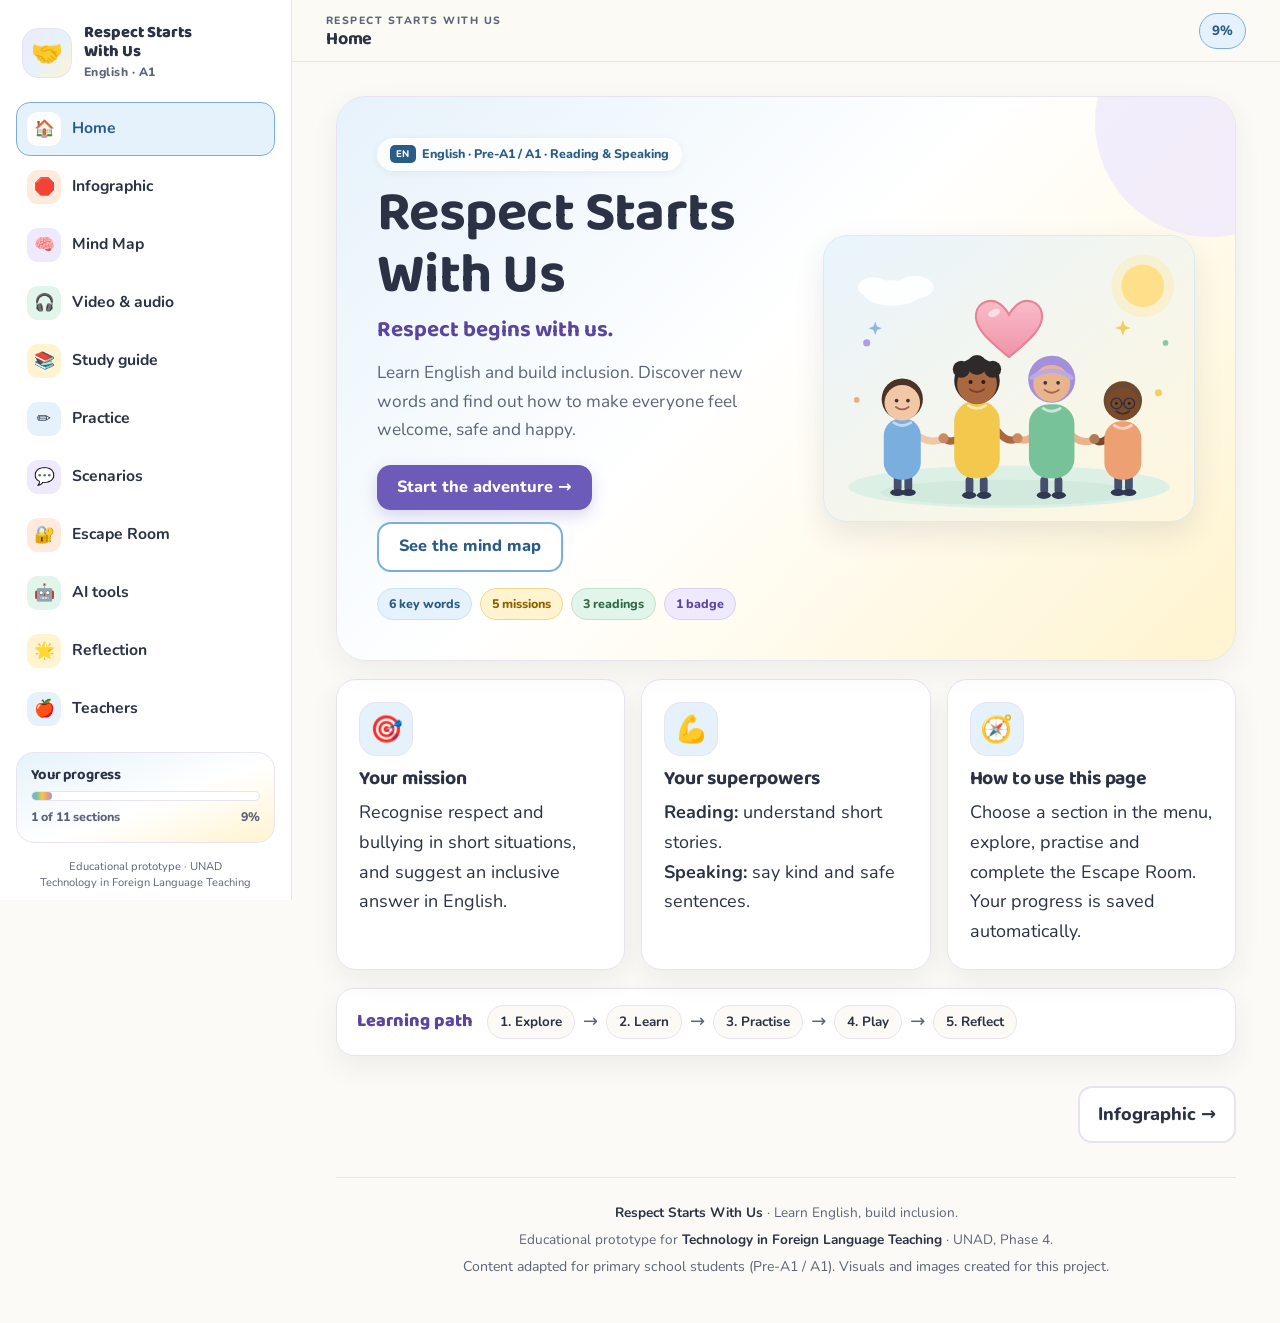
<file: index.html>
<!DOCTYPE html>
<html lang="en">
<head>
<meta charset="utf-8">
<meta name="viewport" content="width=device-width, initial-scale=1">
<meta name="theme-color" content="#fbfaf6">
<meta name="description" content="Interactive English learning page (Pre-A1 / A1) about respect, diversity and inclusion for primary school students.">
<title>Respect Starts With Us · English for Primary School</title>
<link rel="preconnect" href="https://fonts.googleapis.com">
<link rel="preconnect" href="https://fonts.gstatic.com" crossorigin>
<link href="https://fonts.googleapis.com/css2?family=Baloo+2:wght@500;600;700;800&family=Nunito:wght@400;600;700;800&display=swap" rel="stylesheet">
<style>
/* ===== Inlined from css/styles.css ===== */
/* =========================================================
   RESPECT STARTS WITH US · Design system
   Pastel palette: blue, yellow, green, lilac and orange - Updated 2026-11-21
   ========================================================= */

:root{
  --ink:#2b3245;
  --muted:#5c6478;
  --paper:#fbfaf6;
  --card:#ffffff;
  --line:#e8e4ee;

  --blue:#79aede;      --blue-soft:#e6f2fb;   --blue-ink:#2a5d86;
  --yellow:#f2c94c;    --yellow-soft:#fff4cf; --yellow-ink:#8a6200;
  --green:#78c29a;     --green-soft:#e2f5ea;  --green-ink:#2f6b4a;
  --lilac:#a48fdd;     --lilac-soft:#eee9fc;  --lilac-ink:#5b459e;
  --orange:#eda172;    --orange-soft:#ffeadd; --orange-ink:#9a5222;

  --btn:#6c5bb8;
  --btn-hover:#5a49a5;
  --shadow:0 10px 28px rgba(43,50,69,.07);
  --shadow-lg:0 18px 44px rgba(43,50,69,.12);
  --radius:20px;
  --font-head:"Baloo 2","Trebuchet MS",system-ui,sans-serif;
  --font-body:"Nunito","Segoe UI",system-ui,sans-serif;

  --accent:var(--blue);
  --accent-soft:var(--blue-soft);
  --accent-ink:var(--blue-ink);
}

*,*::before,*::after{box-sizing:border-box}
html{scroll-behavior:smooth}
body{
  margin:0;
  font-family:var(--font-body);
  font-size:18px;
  line-height:1.65;
  color:var(--ink);
  background:var(--paper);
  -webkit-font-smoothing:antialiased;
}
[hidden]{display:none !important}
img{max-width:100%;display:block}
button{font:inherit;color:inherit}
a{color:var(--lilac-ink)}
p{margin:0 0 1em}
h1,h2,h3,h4{
  font-family:var(--font-head);
  line-height:1.12;
  letter-spacing:-.01em;
  color:var(--ink);
  margin:0 0 .5em;
}
:focus-visible{outline:3px solid var(--lilac);outline-offset:3px}
.panel h1:focus,.panel h2:focus{outline:none}

.skip-link{
  position:absolute;left:-9999px;top:12px;z-index:200;
  background:#fff;color:var(--ink);padding:10px 16px;border-radius:12px;
  font-weight:800;text-decoration:none;box-shadow:var(--shadow);
}
.skip-link:focus{left:12px}

/* ---------------- Layout ---------------- */
.app{display:grid;grid-template-columns:292px minmax(0,1fr);min-height:100vh}
.main{min-width:0;display:flex;flex-direction:column}

/* ---------------- Sidebar ---------------- */
.sidebar{
  position:sticky;top:0;height:100vh;overflow-y:auto;
  background:#fff;border-right:1px solid var(--line);
  padding:20px 16px 18px;display:flex;flex-direction:column;gap:16px;
  scrollbar-width:thin;
}
.brand{display:flex;align-items:center;gap:12px;padding:4px 6px}
.brand-logo{
  width:50px;height:50px;flex:0 0 auto;border-radius:16px;
  display:grid;place-items:center;font-size:1.6rem;
  background:linear-gradient(135deg,var(--lilac-soft),var(--blue-soft) 55%,var(--yellow-soft));
  border:1px solid var(--line);
}
.brand-title{font-family:var(--font-head);font-weight:800;font-size:1.02rem;line-height:1.15}
.brand-sub{font-size:.76rem;color:var(--muted);font-weight:800;letter-spacing:.04em}

.nav{display:flex;flex-direction:column;gap:4px}
.nav-item{
  display:flex;align-items:center;gap:11px;width:100%;
  border:1px solid transparent;background:transparent;
  padding:9px 10px;border-radius:14px;
  font-weight:700;font-size:.98rem;color:var(--ink);
  cursor:pointer;text-align:left;
  transition:background .18s,border-color .18s,transform .18s;
}
.nav-item:hover{background:#f7f5fb;transform:translateX(2px)}
.nav-item.is-current{background:var(--accent-soft);border-color:var(--accent);color:var(--accent-ink)}
.nav-ico{
  width:34px;height:34px;flex:0 0 auto;border-radius:11px;
  display:grid;place-items:center;font-size:1.05rem;
  background:var(--chip,var(--paper));
}
.nav-item.is-current .nav-ico{background:#fff}
.nav-label{line-height:1.2}

.progress-card{
  margin-top:auto;padding:14px;border-radius:18px;border:1px solid var(--line);
  background:linear-gradient(160deg,var(--blue-soft),#fff 55%,var(--yellow-soft));
}
.progress-card h3{font-size:.92rem;margin-bottom:8px}
.bar{height:10px;border-radius:999px;background:#fff;border:1px solid var(--line);overflow:hidden}
.bar span{
  display:block;height:100%;width:0;border-radius:999px;
  background:linear-gradient(90deg,var(--blue),var(--green),var(--yellow),var(--orange),var(--lilac));
  transition:width .45s ease;
}
.progress-meta{display:flex;justify-content:space-between;gap:8px;margin-top:6px;font-size:.78rem;font-weight:800;color:var(--muted)}
.sidebar-foot{margin:0;font-size:.7rem;line-height:1.45;text-align:center;color:var(--muted)}

/* ---------------- Scrim (mobile) ---------------- */
.scrim{
  display:none;position:fixed;inset:0;z-index:50;
  background:rgba(43,50,69,.42);backdrop-filter:blur(2px);
}
.scrim.is-on{display:block}

/* ---------------- Topbar ---------------- */
.topbar{
  position:sticky;top:0;z-index:30;
  display:flex;align-items:center;gap:14px;
  padding:12px clamp(16px,3.5vw,34px);
  background:rgba(251,250,246,.9);
  backdrop-filter:blur(12px);
  border-bottom:1px solid var(--line);
}
.menu-btn{
  display:none;align-items:center;gap:8px;
  border:1px solid var(--line);background:#fff;border-radius:12px;
  padding:10px 12px;font-weight:800;cursor:pointer;
}
.menu-btn:hover{background:var(--accent-soft)}
.topbar-title-wrap{flex:1;min-width:0}
.topbar-kicker{
  display:block;font-size:.66rem;letter-spacing:.14em;text-transform:uppercase;
  font-weight:800;color:var(--muted);
}
.topbar-title{
  font-size:1.12rem;margin:0;white-space:nowrap;overflow:hidden;text-overflow:ellipsis;
}
.topbar-progress{
  font-weight:800;font-size:.84rem;white-space:nowrap;
  background:var(--accent-soft);color:var(--accent-ink);
  border:1px solid var(--accent);border-radius:999px;padding:6px 12px;
}

/* ---------------- Content ---------------- */
.content{
  width:100%;max-width:1060px;margin:0 auto;flex:1;
  padding:clamp(20px,3vw,34px) clamp(16px,4vw,44px) 40px;
}
.panel{display:none}
.panel.is-active{display:block;animation:fadeUp .38s ease both}
@keyframes fadeUp{from{opacity:0;transform:translateY(10px)}to{opacity:1;transform:none}}

.panel-head{margin:4px 0 22px}
.eyebrow{
  display:inline-block;margin-bottom:10px;padding:5px 12px;border-radius:999px;
  background:var(--accent-soft);color:var(--accent-ink);
  font-size:.72rem;font-weight:800;letter-spacing:.12em;text-transform:uppercase;
}
.panel-head h1{font-size:clamp(2rem,4.6vw,3rem);margin:0 0 8px}
.panel-head h2{font-size:clamp(1.7rem,3.4vw,2.35rem);margin:0 0 8px;color:var(--accent-ink)}
.lead{font-size:1.15rem;color:var(--muted);max-width:70ch;margin:0}

/* ---------------- Hero ---------------- */
.hero{
  position:relative;overflow:hidden;
  display:grid;grid-template-columns:1.05fr .95fr;
  gap:clamp(20px,3vw,34px);align-items:center;
  padding:clamp(22px,3.4vw,40px);
  border:1px solid var(--line);border-radius:30px;
  background:linear-gradient(135deg,var(--blue-soft),#fff 46%,var(--yellow-soft));
  box-shadow:var(--shadow);
}
.hero::after{
  content:"";position:absolute;right:-90px;top:-90px;width:230px;height:230px;
  border-radius:50%;background:var(--lilac-soft);opacity:.75;pointer-events:none;
}
.hero-copy{position:relative;z-index:1}
.tag{
  display:inline-flex;align-items:center;gap:6px;padding:5px 12px;border-radius:999px;
  background:#ffffffc9;border:1px solid #fff;
  font-size:.78rem;font-weight:800;color:var(--blue-ink);
  box-shadow:0 2px 8px rgba(43,50,69,.06);
}
.tag-en{
  display:inline-grid;place-items:center;width:26px;height:18px;
  border-radius:5px;background:var(--blue-ink);color:#fff;
  font-size:.6rem;font-weight:800;letter-spacing:.06em;
}
.hero h1{font-size:clamp(2.1rem,5vw,3.5rem);margin:12px 0 4px}
.hero-sub{
  font-family:var(--font-head);font-weight:700;font-size:clamp(1.05rem,2.2vw,1.4rem);
  color:var(--lilac-ink);margin:0 0 10px;
}
.hero .lead{font-size:1.08rem}
.hero-actions{display:flex;flex-wrap:wrap;gap:12px;margin:20px 0 16px}
.hero-chips{display:flex;flex-wrap:wrap;gap:8px}
.hero-art{
  position:relative;border-radius:24px;overflow:hidden;
  border:1px solid #dbeaf7;background:var(--blue-soft);
  box-shadow:0 12px 30px rgba(43,50,69,.1);
}
.hero-art img{width:100%;height:100%;max-height:430px;object-fit:cover}
.art-fallback{display:none;place-items:center;min-height:260px;font-size:3.6rem}
.hero-art.is-fallback .art-fallback{display:grid}

/* ---------------- Buttons ---------------- */
.btn{
  display:inline-flex;align-items:center;justify-content:center;gap:8px;
  padding:13px 20px;border:0;border-radius:14px;
  background:var(--btn);color:#fff;
  font-weight:800;font-size:1.02rem;line-height:1.2;
  text-decoration:none;cursor:pointer;
  box-shadow:0 6px 16px rgba(108,91,184,.24);
  transition:transform .18s,background .18s,box-shadow .18s;
}
.btn:hover{background:var(--btn-hover);transform:translateY(-2px);box-shadow:0 10px 22px rgba(108,91,184,.28)}
.btn:active{transform:translateY(0)}
.btn.ghost{
  background:#fff;color:var(--accent-ink);
  border:2px solid var(--accent);box-shadow:none;
}
.btn.ghost:hover{background:var(--accent-soft)}
.btn.small-btn{padding:8px 14px;font-size:.9rem;border-radius:11px}

/* ---------------- Utilities ---------------- */
.mt-2{margin-top:12px}
.mt-3{margin-top:18px}
.mt-4{margin-top:26px}
.small{font-size:.88rem;color:var(--muted)}
.es{font-size:.92rem;color:var(--muted);font-style:italic}
.pill{
  display:inline-flex;align-items:center;gap:6px;
  padding:4px 12px;border-radius:999px;
  background:var(--accent-soft);color:var(--accent-ink);
  border:1px solid var(--accent);
  font-size:.78rem;font-weight:800;letter-spacing:.02em;
}
.chip{
  display:inline-block;padding:5px 11px;border-radius:999px;
  font-size:.78rem;font-weight:800;border:1px solid;
}
.chip.blue{background:var(--blue-soft);color:var(--blue-ink);border-color:#c9e3f6}
.chip.yellow{background:var(--yellow-soft);color:var(--yellow-ink);border-color:#efd88b}
.chip.green{background:var(--green-soft);color:var(--green-ink);border-color:#bfe4cd}
.chip.lilac{background:var(--lilac-soft);color:var(--lilac-ink);border-color:#d9d0f2}
.chip.orange{background:var(--orange-soft);color:var(--orange-ink);border-color:#f4cfb8}

/* ---------------- Cards and grids ---------------- */
.grid{display:grid;gap:16px}
.grid-2{grid-template-columns:repeat(auto-fit,minmax(280px,1fr))}
.grid-3{grid-template-columns:repeat(auto-fit,minmax(230px,1fr))}
.grid-4{grid-template-columns:repeat(auto-fit,minmax(190px,1fr))}
.card{
  background:var(--card);border:1px solid var(--line);
  border-radius:var(--radius);padding:22px;box-shadow:var(--shadow);
}
.card h3{font-size:1.22rem;margin-bottom:8px}
.card p:last-child{margin-bottom:0}
.icon-bubble{
  width:54px;height:54px;border-radius:17px;margin-bottom:12px;
  display:grid;place-items:center;font-size:1.65rem;
  background:var(--accent-soft);border:1px solid var(--line);
}

/* ---------------- Learning path ---------------- */
.route{
  display:flex;flex-wrap:wrap;align-items:center;gap:14px;
  padding:16px 20px;border:1px solid var(--line);border-radius:18px;
  background:#fff;box-shadow:var(--shadow);
}
.route-title{font-family:var(--font-head);font-weight:800;color:var(--lilac-ink)}
.route-steps{display:flex;flex-wrap:wrap;align-items:center;gap:8px}
.route-step{
  padding:5px 12px;border:1px solid var(--line);border-radius:999px;
  background:var(--paper);font-size:.84rem;font-weight:700;
}
.route-arrow{color:var(--muted)}

/* ---------------- Infographic ---------------- */
.type-card{position:relative;overflow:hidden;padding-top:26px}
.type-card::before{content:"";position:absolute;inset:0 0 auto 0;height:6px;background:var(--tc,var(--accent))}
.type-card .icon-bubble{background:#fff}
.type-card.orange{--tc:var(--orange);background:var(--orange-soft);border-color:#f4cfb8}
.type-card.yellow{--tc:var(--yellow);background:var(--yellow-soft);border-color:#efd88b}
.type-card.lilac{--tc:var(--lilac);background:var(--lilac-soft);border-color:#d9d0f2}
.type-card.blue{--tc:var(--blue);background:var(--blue-soft);border-color:#c9e3f6}

/* ---------------- Content images ---------------- */
.media-figure{
  margin:0 0 4px;overflow:hidden;
  border:1px solid var(--line);border-radius:26px;
  background:#fff;box-shadow:var(--shadow-lg);
}
.media-figure img{
  width:100%;height:auto;aspect-ratio:3/2;object-fit:cover;
  background:var(--accent-soft);
}
.media-figure figcaption{
  padding:14px 20px;
  border-top:1px solid var(--line);
  background:linear-gradient(135deg,#fff,var(--accent-soft));
  color:var(--muted);font-size:.95rem;
}
.media-figure figcaption b{color:var(--accent-ink);font-family:var(--font-head);font-size:1.02rem}
.media-figure.lilac{border-color:#d9d0f2}

.tips-card{background:linear-gradient(135deg,#fff,var(--green-soft))}
.tips-card .grid-4{grid-template-columns:repeat(auto-fit,minmax(160px,1fr))}
.tip{
  display:flex;align-items:flex-start;gap:10px;
  padding:12px;border:1px solid var(--line);border-radius:14px;
  background:#fff;font-size:.93rem;font-weight:700;
}
.tip span:first-child{font-size:1.25rem;line-height:1.2}
.tip em{color:var(--muted);font-weight:600}

.key-message{
  display:flex;align-items:center;gap:14px;
  padding:18px 20px;border:1px solid #f0d98a;border-radius:18px;
  background:var(--yellow-soft);
}
.key-message .emoji{font-size:2rem;line-height:1;flex:0 0 auto}
.key-message b{display:block;font-size:1.05rem;line-height:1.35}
.key-message span:not(.emoji){display:block;font-size:.93rem;color:var(--yellow-ink);margin-top:2px}

/* ---------------- Mind map ---------------- */
.map-wrap{
  display:flex;flex-direction:column;align-items:center;gap:20px;
  padding:26px 16px;border:1px solid var(--line);border-radius:26px;
  background:radial-gradient(circle at 50% 25%,var(--lilac-soft),#fff 72%);
}
.map-center{
  width:190px;height:190px;border-radius:50%;padding:18px;
  display:grid;place-items:center;text-align:center;
  background:linear-gradient(135deg,#7a63c0,#9a85d6);
  color:#fff;font-family:var(--font-head);font-weight:800;
  font-size:1.22rem;line-height:1.2;
  box-shadow:0 14px 30px rgba(164,143,221,.35);
}
.map-branches{display:flex;flex-wrap:wrap;justify-content:center;gap:10px;max-width:740px}
.map-node{
  padding:10px 16px;border-radius:999px;
  border:2px solid #d9d0f2;background:#fff;color:var(--lilac-ink);
  font-weight:800;font-size:.96rem;cursor:pointer;
  transition:background .18s,transform .18s,border-color .18s;
}
.map-node:hover{background:var(--lilac-soft);transform:translateY(-2px)}
.map-node.is-active{background:var(--lilac-ink);border-color:var(--lilac-ink);color:#fff}
.map-detail{
  display:flex;align-items:flex-start;gap:16px;
  margin-top:16px;border-left:6px solid var(--lilac);
}
.map-detail .map-icon{font-size:2.2rem;line-height:1;flex:0 0 auto}
.map-detail h3{color:var(--lilac-ink);margin-bottom:6px}
.map-detail p{margin:0 0 4px}
.map-detail .example{
  margin-top:10px;padding:10px 14px;border-radius:12px;
  background:var(--lilac-soft);font-weight:700;
}

/* ---------------- Video and audio ---------------- */
.audio-actions{display:flex;flex-wrap:wrap;gap:10px;margin:14px 0}
.script{
  padding:14px 16px;border-radius:14px;
  background:var(--paper);border:1px dashed var(--line);
  font-style:italic;font-size:.96rem;
}
.video-frame{
  position:relative;aspect-ratio:16/9;overflow:hidden;
  border-radius:16px;background:#10131c;
}
.video-frame iframe{position:absolute;inset:0;width:100%;height:100%;border:0}

.action-card{
  padding:20px 14px;border-radius:20px;border:1px solid;text-align:center;
}
.action-card .big{display:block;font-size:2rem;line-height:1;margin-bottom:8px}
.action-card h3{font-size:1.1rem;margin-bottom:4px}
.action-card p{font-size:.88rem;margin:0;color:var(--muted)}
.action-card.stop{background:var(--orange-soft);border-color:#f4cfb8}
.action-card.help{background:var(--blue-soft);border-color:#c9e3f6}
.action-card.report{background:var(--yellow-soft);border-color:#efd88b}
.action-card.include{background:var(--green-soft);border-color:#bfe4cd}

/* ---------------- Study guide ---------------- */
.flash-grid{
  display:grid;grid-template-columns:repeat(auto-fit,minmax(170px,1fr));
  gap:14px;margin:14px 0 26px;
}
.flashcard{
  height:150px;padding:0;border:0;background:none;
  perspective:1000px;cursor:pointer;font:inherit;text-align:center;
}
.fc-inner{
  position:relative;display:block;width:100%;height:100%;
  transform-style:preserve-3d;transition:transform .55s;
}
.flashcard.is-flipped .fc-inner{transform:rotateY(180deg)}
.flashcard:focus-visible{outline:none}
.flashcard:focus-visible .fc-inner{outline:3px solid var(--lilac);outline-offset:3px;border-radius:18px}
.fc-face{
  position:absolute;inset:0;display:flex;flex-direction:column;
  align-items:center;justify-content:center;gap:6px;padding:14px;
  border-radius:18px;border:2px solid;backface-visibility:hidden;
}
.fc-front{
  background:var(--yellow-soft);border-color:#efd88b;
  color:var(--yellow-ink);font-family:var(--font-head);
  font-weight:800;font-size:1.35rem;
}
.fc-front small,.fc-back small{
  font-family:var(--font-body);font-weight:800;font-size:.68rem;
  letter-spacing:.07em;text-transform:uppercase;opacity:.62;
}
.fc-back{
  background:var(--blue-soft);border-color:#c9e3f6;
  color:var(--blue-ink);font-weight:800;font-size:1rem;
  transform:rotateY(180deg);
}
.fc-back small{text-transform:none;letter-spacing:0;font-weight:600;font-size:.8rem;opacity:.8}

.glossary{display:grid;grid-template-columns:repeat(auto-fit,minmax(180px,1fr));gap:10px}
.gloss{
  padding:10px 12px;border:1px solid var(--line);border-radius:12px;
  background:var(--paper);font-size:.9rem;
}
.gloss b{display:block;color:var(--blue-ink);font-size:1rem}

.reading{background:linear-gradient(135deg,#fff,var(--yellow-soft) 170%)}
.reading-head{display:flex;align-items:center;justify-content:space-between;gap:12px;flex-wrap:wrap}
.reading-head h3{margin:0 0 10px}
.story{
  margin:12px 0;padding:16px 18px;
  background:#fff;border-left:6px solid var(--yellow);border-radius:0 14px 14px 0;
  font-size:1.16rem;font-weight:600;
}
.answers{
  margin-top:14px;padding:14px 18px;
  background:#fff;border:1px dashed var(--line);border-radius:14px;
  animation:fadeUp .3s ease both;
}
.answers ol{margin:0;padding-left:20px}
.answers li{margin-bottom:6px}

.frames{display:flex;flex-wrap:wrap;gap:10px;margin:10px 0}
.frame{
  padding:10px 16px;border-radius:999px;
  border:2px dashed var(--lilac);background:var(--lilac-soft);
  color:var(--lilac-ink);font-weight:800;font-size:.95rem;cursor:pointer;
  transition:background .18s,transform .18s;
}
.frame:hover{background:#e4dbfa;transform:translateY(-2px)}
.frame-line{
  display:inline-block;padding:8px 16px;border-radius:999px;
  background:var(--yellow-soft);border:1px solid #efd88b;
  font-weight:800;color:var(--yellow-ink);
}

/* ---------------- Practice ---------------- */
.quiz-top{
  display:flex;align-items:center;justify-content:space-between;
  gap:10px;flex-wrap:wrap;margin-bottom:14px;
}
.score-chip{
  padding:6px 14px;border-radius:999px;
  background:var(--green-soft);border:1px solid var(--green);
  color:var(--green-ink);font-weight:800;font-size:.9rem;
}
.quiz-list{display:grid;gap:14px}
.q-head{display:flex;align-items:flex-start;gap:12px;margin-bottom:12px}
.q-num{
  width:36px;height:36px;flex:0 0 auto;border-radius:12px;
  display:grid;place-items:center;
  background:var(--accent-soft);color:var(--accent-ink);font-weight:800;
}
.question h3{font-size:1.12rem;margin:4px 0 0}
.options{display:grid;gap:9px}
.option{
  display:flex;align-items:center;gap:12px;width:100%;
  padding:12px 14px;border:2px solid var(--line);border-radius:13px;
  background:#fff;font-size:1rem;font-weight:600;text-align:left;cursor:pointer;
  transition:border-color .18s,background .18s,transform .18s;
}
.option:hover:not(:disabled){border-color:var(--accent);background:var(--accent-soft);transform:translateX(2px)}
.option .key{
  width:30px;height:30px;flex:0 0 auto;border-radius:9px;
  display:grid;place-items:center;
  background:var(--paper);color:var(--muted);font-weight:800;font-size:.85rem;
}
.option.correct{border-color:var(--green);background:var(--green-soft)}
.option.correct .key{background:var(--green-ink);color:#fff}
.option.wrong{border-color:var(--orange);background:var(--orange-soft)}
.option.wrong .key{background:var(--orange-ink);color:#fff}
.option:disabled{cursor:default;opacity:1}
.feedback{min-height:1.5em;margin:10px 0 0;font-weight:700;font-size:.95rem}
.feedback.ok{color:var(--green-ink)}
.feedback.no{color:var(--orange-ink)}
.done-msg{
  margin-top:14px;padding:12px 16px;border-radius:14px;
  background:var(--green-soft);border:1px solid var(--green);
  color:var(--green-ink);font-weight:800;
}
.done-msg:empty{display:none}
.speak-card{background:linear-gradient(135deg,#fff,var(--blue-soft) 180%)}
.field{display:block;margin:10px 0 6px;font-weight:800;font-size:.9rem}
textarea,input[type="text"]{
  width:100%;padding:12px 14px;
  border:2px solid var(--line);border-radius:12px;
  background:#fff;color:var(--ink);font:inherit;font-size:1rem;
}
textarea{resize:vertical;min-height:90px}
textarea:focus,input[type="text"]:focus{
  outline:none;border-color:var(--accent);box-shadow:0 0 0 4px var(--accent-soft);
}
.row-actions{display:flex;flex-wrap:wrap;gap:10px;margin-top:12px}

/* ---------------- Scenarios ---------------- */
.scenario{display:flex;flex-direction:column}
.scenario .emoji{font-size:2.2rem;line-height:1;margin-bottom:6px}
.scenario .btn{align-self:flex-start;margin-top:auto}
.reveal{
  margin-top:12px;padding:12px 16px;border-radius:14px;
  background:var(--green-soft);border:1px solid var(--green);
  animation:fadeUp .3s ease both;
}
.reveal p{margin:0 0 4px;font-weight:800;color:var(--green-ink)}
.reveal span{font-size:.88rem;color:var(--muted)}

/* ---------------- Escape Room ---------------- */
.mission-meta{
  display:flex;align-items:center;justify-content:space-between;
  gap:12px;flex-wrap:wrap;margin-bottom:14px;
}
.dots{display:flex;gap:8px}
.dot{
  width:32px;height:32px;border-radius:50%;
  display:grid;place-items:center;
  background:#fff;border:2px solid var(--line);
  color:var(--muted);font-weight:800;font-size:.8rem;
  transition:transform .2s,background .2s,border-color .2s;
}
.dot.done{background:var(--green-soft);border-color:var(--green);color:var(--green-ink)}
.dot.now{border-color:var(--accent);background:var(--accent-soft);color:var(--accent-ink);transform:scale(1.1)}
.game-card{min-height:280px;background:linear-gradient(160deg,#fff,var(--orange-soft) 190%)}
.game-card h3{font-size:1.42rem}
.mission-q{font-size:1.12rem;font-weight:700}
.mission-actions{margin-top:16px}
.finish{text-align:center;padding:14px}
.finish .badge{display:inline-block;font-size:4rem;line-height:1;animation:pulse 2s infinite}
.finish h3{font-size:1.6rem;color:var(--green-ink)}
@keyframes pulse{0%,100%{transform:scale(1)}50%{transform:scale(1.08)}}
/* ---------------- Canva action buttons ---------------- */
.canva-actions{
  display:grid;grid-template-columns:repeat(auto-fit,minmax(300px,1fr));
  gap:18px;margin-top:14px;
}
.canva-action{
  position:relative;overflow:hidden;
  display:flex;align-items:center;gap:18px;
  min-height:170px;padding:24px;
  border-radius:24px;border:2px solid;
  text-decoration:none;color:var(--ink);
  box-shadow:0 12px 26px rgba(43,50,69,.1);
  transition:transform .18s,box-shadow .18s;
}
.canva-action::after{
  content:"";position:absolute;right:-40px;bottom:-50px;
  width:170px;height:170px;border-radius:50%;background:rgba(255,255,255,.45);
  pointer-events:none;
}
.canva-action:hover{transform:translateY(-4px);box-shadow:0 18px 36px rgba(43,50,69,.16)}
.canva-action.escape{
  background:linear-gradient(135deg,var(--orange-soft),#fff 55%,var(--yellow-soft));
  border-color:#f4cfb8;
}
.canva-action.tree{
  background:linear-gradient(135deg,var(--green-soft),#fff 55%,var(--blue-soft));
  border-color:#bfe4cd;
}
.canva-ico{
  flex:0 0 auto;width:76px;height:76px;border-radius:22px;
  display:grid;place-items:center;font-size:2.4rem;
  background:#fff;border:1px solid var(--line);
  box-shadow:0 6px 14px rgba(43,50,69,.08);
}
.canva-copy{position:relative;z-index:1;display:flex;flex-direction:column;gap:2px}
.canva-title{font-family:var(--font-head);font-weight:800;font-size:1.5rem;line-height:1.15}
.canva-sub{font-size:.92rem;font-weight:700;color:var(--muted)}
.canva-cta{
  margin-top:10px;align-self:flex-start;
  display:inline-flex;align-items:center;gap:6px;
  padding:9px 16px;border-radius:999px;
  background:var(--btn);color:#fff;
  font-weight:800;font-size:.92rem;
  box-shadow:0 6px 14px rgba(108,91,184,.22);
  transition:background .18s;
}
.canva-action:hover .canva-cta{background:var(--btn-hover)}

/* ---------------- AI tools ---------------- */
.tool-card{display:flex;flex-direction:column;border-top:6px solid var(--green)}
.tool-card.copilot{border-top-color:var(--blue)}
.prompt{
  padding:12px 14px;border:1px dashed var(--line);border-radius:12px;
  background:var(--paper);font-size:.9rem;font-style:italic;
}
.tool-card .btn{margin-top:auto;align-self:flex-start}

/* ---------------- Reflection ---------------- */
.saved-note{
  margin-top:12px;padding:12px 16px;border-radius:14px;
  background:var(--yellow-soft);border:1px solid #f0d98a;
  color:var(--yellow-ink);font-weight:700;
}
.ticket-result{
  margin-top:12px;padding:14px 16px;border-radius:14px;
  background:var(--green-soft);border:1px solid var(--green);
  animation:fadeUp .3s ease both;
}
.ticket-result h4{margin:0 0 8px;color:var(--green-ink);font-size:1.1rem}
.ticket-result p{margin:0 0 4px}
.ticket-warn{background:var(--orange-soft);border-color:var(--orange);color:var(--orange-ink);font-weight:700}
.inclusion-banner{
  display:grid;grid-template-columns:220px 1fr;gap:20px;align-items:center;
  background:linear-gradient(135deg,var(--blue-soft),#fff 60%,var(--lilac-soft));
}
.inclusion-banner img{width:100%;border-radius:18px;border:1px solid var(--line)}
.inclusion-banner.is-fallback{grid-template-columns:1fr}
.inclusion-banner.is-fallback img{display:none}

/* ---------------- Teacher notes ---------------- */
.checklist{list-style:none;margin:0;padding:0;display:grid;gap:8px}
.checklist li{display:flex;align-items:flex-start;gap:10px;font-size:.95rem}
.checklist li::before{
  content:"✓";flex:0 0 auto;width:22px;height:22px;margin-top:2px;
  display:grid;place-items:center;border-radius:50%;
  background:var(--green-soft);color:var(--green-ink);
  font-size:.75rem;font-weight:800;
}

/* ---------------- Pager and footer ---------------- */
.pager{display:flex;justify-content:space-between;gap:12px;flex-wrap:wrap;margin-top:30px}
.pager button{
  max-width:48%;padding:12px 18px;
  border:2px solid var(--line);border-radius:14px;
  background:#fff;color:var(--ink);font-weight:800;cursor:pointer;
  transition:border-color .18s,background .18s;
}
.pager button:hover{border-color:var(--accent);background:var(--accent-soft)}
.pager .next{margin-left:auto;text-align:right}
.site-footer{
  margin-top:34px;padding:24px 0 0;
  border-top:1px solid var(--line);
  color:var(--muted);font-size:.85rem;text-align:center;
}
.site-footer p{margin:0 0 4px}
.site-footer b{color:var(--ink)}

/* ---------------- Responsive ---------------- */
@media (max-width:1080px){
  .app{grid-template-columns:1fr}
  .sidebar{
    position:fixed;top:0;left:0;bottom:0;z-index:60;
    width:min(86vw,320px);height:100%;
    transform:translateX(-105%);transition:transform .28s ease;
    box-shadow:0 0 40px rgba(0,0,0,.18);
  }
  .sidebar.is-open{transform:none}
  .menu-btn{display:inline-flex}
}
@media (max-width:820px){
  .hero{grid-template-columns:1fr}
  .hero-art{max-width:520px;margin:0 auto}
  .inclusion-banner{grid-template-columns:1fr}
  .inclusion-banner img{max-width:320px}
}
@media (max-width:600px){
  body{font-size:17px}
  .topbar-progress{display:none}
  .content{padding-bottom:24px}
  .card{padding:18px}
  .grid{gap:12px}
  .pager{flex-direction:column}
  .pager button{max-width:100%;width:100%}
  .pager .next{margin-left:0}
  .flash-grid{grid-template-columns:repeat(auto-fit,minmax(140px,1fr))}
  .map-center{width:160px;height:160px;font-size:1rem}
  .key-message{align-items:flex-start}
  .dot{width:28px;height:28px;font-size:.72rem}
  .media-figure{border-radius:20px}
  .media-figure figcaption{padding:12px 14px;font-size:.88rem}
  .canva-action{min-height:150px;padding:20px;gap:14px}
  .canva-ico{width:60px;height:60px;border-radius:18px;font-size:1.9rem}
  .canva-title{font-size:1.25rem}
}
@media (prefers-reduced-motion:reduce){
  *{animation-duration:.001ms !important;animation-iteration-count:1 !important;transition-duration:.001ms !important}
  html{scroll-behavior:auto}
}

</style>
</head>
<body>
<a class="skip-link" href="#content">Skip to content</a>

<div class="app">
  <!-- ================= NAVIGATION PANEL ================= -->
  <aside class="sidebar" id="sidebar" aria-label="Section menu">
    <div class="brand">
      <span class="brand-logo" aria-hidden="true">🤝</span>
      <div>
        <div class="brand-title">Respect Starts<br>With Us</div>
        <div class="brand-sub">English · A1</div>
      </div>
    </div>

    <nav class="nav" id="nav" aria-label="Page sections">
      <noscript><p class="small">Turn on JavaScript to navigate the sections.</p></noscript>
    </nav>

    <div class="progress-card">
      <h3 id="progress-title">Your progress</h3>
      <div class="bar" id="progress-track" role="progressbar" aria-labelledby="progress-title" aria-valuemin="0" aria-valuemax="100" aria-valuenow="0">
        <span id="progress-bar"></span>
      </div>
      <div class="progress-meta">
        <span id="progress-text">1 of 11 sections</span>
        <span id="progress-percent">0%</span>
      </div>
    </div>

    <p class="sidebar-foot">Educational prototype · UNAD<br>Technology in Foreign Language Teaching</p>
  </aside>

  <div class="scrim" id="scrim"></div>

  <div class="main">
    <!-- ================= TOP BAR ================= -->
    <header class="topbar">
      <button class="menu-btn" id="menu-btn" type="button" aria-controls="sidebar" aria-expanded="false">
        <span aria-hidden="true">☰</span> Menu
      </button>
      <div class="topbar-title-wrap">
        <span class="topbar-kicker">Respect Starts With Us</span>
        <h2 class="topbar-title" id="topbar-title">Home</h2>
      </div>
      <span class="topbar-progress" id="progress-count" aria-hidden="true">0%</span>
    </header>

    <main class="content" id="content">
      <!-- ================= 01 · HOME ================= -->
      <section class="panel is-active" id="panel-inicio" aria-hidden="false">
        <div class="hero">
          <div class="hero-copy">
            <span class="tag"><span class="tag-en" aria-hidden="true">EN</span> English · Pre-A1 / A1 · Reading &amp; Speaking</span>
            <h1>Respect Starts With Us</h1>
            <p class="hero-sub">Respect begins with us.</p>
            <p class="lead">Learn English and build inclusion. Discover new words and find out how to make everyone feel welcome, safe and happy.</p>
            <div class="hero-actions">
              <button type="button" class="btn" data-go="infografia">Start the adventure →</button>
              <button type="button" class="btn ghost" data-go="mapa">See the mind map</button>
            </div>
            <div class="hero-chips">
              <span class="chip blue">6 key words</span>
              <span class="chip yellow">5 missions</span>
              <span class="chip green">3 readings</span>
              <span class="chip lilac">1 badge</span>
            </div>
          </div>
          <div class="hero-art">
            <img src="assets/hero.svg" alt="Illustration of four diverse students smiling together with a heart." width="520" height="400" onerror="this.style.display='none';this.parentElement.classList.add('is-fallback');">
            <span class="art-fallback" aria-hidden="true">🤝💛</span>
          </div>
        </div>

        <div class="grid grid-3 mt-3">
          <article class="card">
            <div class="icon-bubble" aria-hidden="true">🎯</div>
            <h3>Your mission</h3>
            <p>Recognise respect and bullying in short situations, and suggest an inclusive answer in English.</p>
          </article>
          <article class="card">
            <div class="icon-bubble" aria-hidden="true">💪</div>
            <h3>Your superpowers</h3>
            <p><b>Reading:</b> understand short stories.<br><b>Speaking:</b> say kind and safe sentences.</p>
          </article>
          <article class="card">
            <div class="icon-bubble" aria-hidden="true">🧭</div>
            <h3>How to use this page</h3>
            <p>Choose a section in the menu, explore, practise and complete the Escape Room. Your progress is saved automatically.</p>
          </article>
        </div>

        <div class="route mt-3">
          <span class="route-title">Learning path</span>
          <div class="route-steps">
            <span class="route-step">1. Explore</span>
            <span class="route-arrow" aria-hidden="true">→</span>
            <span class="route-step">2. Learn</span>
            <span class="route-arrow" aria-hidden="true">→</span>
            <span class="route-step">3. Practise</span>
            <span class="route-arrow" aria-hidden="true">→</span>
            <span class="route-step">4. Play</span>
            <span class="route-arrow" aria-hidden="true">→</span>
            <span class="route-step">5. Reflect</span>
          </div>
        </div>
      </section>

      <!-- ================= 02 · INFOGRAPHIC ================= -->
      <section class="panel" id="panel-infografia" aria-hidden="true">
        <div class="panel-head">
          <span class="eyebrow">01 · Infographic</span>
          <h2>Stop bullying, start respect</h2>
          <p class="lead">Bullying is repeated hurtful behaviour. Learn to recognise it and to answer with respect.</p>
        </div>

        <figure class="media-figure">
          <img src="images/infographic.png" alt="Infographic about bullying: physical, verbal, social and online bullying, with four respectful actions we can take." width="1536" height="1024" loading="lazy" decoding="async">
          <figcaption><b>Infographic.</b> Four types of bullying and four things we can do about it.</figcaption>
        </figure>

        <div class="grid grid-4 mt-3">
          <article class="card type-card orange">
            <div class="icon-bubble" aria-hidden="true">✋</div>
            <h3>Physical</h3>
            <p>Hitting, pushing or kicking.</p>
          </article>
          <article class="card type-card yellow">
            <div class="icon-bubble" aria-hidden="true">🗣️</div>
            <h3>Verbal</h3>
            <p>Name-calling, insults or laughing at someone.</p>
          </article>
          <article class="card type-card lilac">
            <div class="icon-bubble" aria-hidden="true">👥</div>
            <h3>Social</h3>
            <p>Leaving someone out on purpose.</p>
          </article>
          <article class="card type-card blue">
            <div class="icon-bubble" aria-hidden="true">🌐</div>
            <h3>Online</h3>
            <p>Sending or sharing hurtful messages.</p>
          </article>
        </div>

        <div class="card tips-card mt-3">
          <h3>What can we do?</h3>
          <div class="grid grid-4">
            <div class="tip"><span aria-hidden="true">💛</span><span>Be kind.</span></div>
            <div class="tip"><span aria-hidden="true">🤝</span><span>Include others.</span></div>
            <div class="tip"><span aria-hidden="true">🚫</span><span>Don't share hurtful messages.</span></div>
            <div class="tip"><span aria-hidden="true">🙋</span><span>Ask a trusted adult.</span></div>
          </div>
        </div>

        <div class="key-message mt-3">
          <span class="emoji" aria-hidden="true">💛</span>
          <div>
            <b>Key message: Everyone deserves respect, safety and belonging.</b>
            <span>Every child has the right to feel safe and included at school.</span>
          </div>
        </div>
      </section>

      <!-- ================= 03 · MIND MAP ================= -->
      <section class="panel" id="panel-mapa" aria-hidden="true">
        <div class="panel-head">
          <span class="eyebrow">02 · Mind Map</span>
          <h2>Respect and inclusion</h2>
          <p class="lead">Look at the mind map, then tap a branch to discover an idea and a model sentence in English.</p>
        </div>

        <figure class="media-figure lilac">
          <img src="images/mind_map.png" alt="Mind map of respect and inclusion with branches for empathy, diversity, equality, safe communication and help-seeking." width="1536" height="1024" loading="lazy" decoding="async">
          <figcaption><b>Mind map.</b> Five big ideas that grow from respect and inclusion.</figcaption>
        </figure>

        <h3 class="mt-4">Explore the branches</h3>
        <div class="map-wrap">
          <div class="map-center"><span>RESPECT<br>&amp;<br>INCLUSION</span></div>
          <div class="map-branches">
            <button type="button" class="map-node" data-map="empathy">💗 Empathy</button>
            <button type="button" class="map-node" data-map="diversity">🌍 Diversity</button>
            <button type="button" class="map-node" data-map="equality">⚖️ Equality</button>
            <button type="button" class="map-node" data-map="safe">💬 Safe communication</button>
            <button type="button" class="map-node" data-map="help">🤝 Help-seeking</button>
          </div>
        </div>

        <div class="card map-detail" id="map-detail" aria-live="polite"></div>
        <p class="frame-line mt-3">“We are different, and we all deserve respect.”</p>
      </section>

      <!-- ================= 04 · VIDEO AND AUDIO ================= -->
      <section class="panel" id="panel-vio" aria-hidden="true">
        <div class="panel-head">
          <span class="eyebrow">03 · Video and audio</span>
          <h2>Watch, listen and remember</h2>
          <p class="lead">Listen to the message, watch the video and discover the four key actions.</p>
        </div>

        <div class="grid grid-2">
          <div class="card audio-card">
            <span class="pill">Listen</span>
            <h3 class="mt-2">Listen and repeat</h3>
            <p>Listen to the message and repeat the sentences out loud.</p>
            <div class="audio-actions">
              <button type="button" class="btn" data-speak="Respect means treating people with kindness. Include everyone. If you see bullying, do not join in. Help the person and tell a trusted adult.">▶ Play the message</button>
              <button type="button" class="btn ghost" data-stop-speak>■ Stop</button>
            </div>
            <p class="script">“Respect means treating people with kindness. Include everyone. If you see bullying, do not join in. Help the person and tell a trusted adult.”</p>
            <p class="small">The audio uses the voice of your browser. You can also ask your teacher to read the message out loud.</p>
          </div>

          <div class="card video-card">
            <span class="pill">Watch</span>
            <h3 class="mt-2">UNICEF #ENDviolence</h3>
            <div class="video-frame mt-2">
              <iframe src="https://www.youtube.com/embed/76hArsk3big" title="UNICEF video about kindness and anti-bullying" loading="lazy" allow="accelerometer; autoplay; clipboard-write; encrypted-media; gyroscope; picture-in-picture" allowfullscreen></iframe>
            </div>
            <p class="small">The teacher checks the video before using it in class. If it does not load when you open this file locally, <a href="https://www.youtube.com/watch?v=76hArsk3big" target="_blank" rel="noopener">watch it on YouTube ↗</a>.</p>
          </div>
        </div>

        <div class="grid grid-4 mt-3">
          <div class="action-card stop">
            <span class="big" aria-hidden="true">✋</span>
            <h3>STOP</h3>
            <p>Do not hurt.</p>
          </div>
          <div class="action-card help">
            <span class="big" aria-hidden="true">💙</span>
            <h3>HELP</h3>
            <p>Support a classmate.</p>
          </div>
          <div class="action-card report">
            <span class="big" aria-hidden="true">📣</span>
            <h3>REPORT</h3>
            <p>Tell a trusted adult.</p>
          </div>
          <div class="action-card include">
            <span class="big" aria-hidden="true">🤗</span>
            <h3>INCLUDE</h3>
            <p>Invite everyone.</p>
          </div>
        </div>
      </section>

      <!-- ================= 05 · STUDY GUIDE ================= -->
      <section class="panel" id="panel-guia" aria-hidden="true">
        <div class="panel-head">
          <span class="eyebrow">04 · Study guide</span>
          <h2>Words, reading and speaking frames</h2>
          <p class="lead">Flip the cards, read the story and use the model sentences to speak in English.</p>
        </div>

        <h3>Digital flashcards</h3>
        <div class="flash-grid">
          <button type="button" class="flashcard" aria-pressed="false">
            <span class="fc-inner">
              <span class="fc-face fc-front">respect<small>tap to flip</small></span>
              <span class="fc-face fc-back">treating people well<small>being kind to everyone</small></span>
            </span>
          </button>
          <button type="button" class="flashcard" aria-pressed="false">
            <span class="fc-inner">
              <span class="fc-face fc-front">kind<small>tap to flip</small></span>
              <span class="fc-face fc-back">friendly and caring<small>nice to other people</small></span>
            </span>
          </button>
          <button type="button" class="flashcard" aria-pressed="false">
            <span class="fc-inner">
              <span class="fc-face fc-front">equal<small>tap to flip</small></span>
              <span class="fc-face fc-back">having the same value<small>no one is better than anyone</small></span>
            </span>
          </button>
          <button type="button" class="flashcard" aria-pressed="false">
            <span class="fc-inner">
              <span class="fc-face fc-front">include<small>tap to flip</small></span>
              <span class="fc-face fc-back">make someone part of a group<small>invite them in</small></span>
            </span>
          </button>
          <button type="button" class="flashcard" aria-pressed="false">
            <span class="fc-inner">
              <span class="fc-face fc-front">bully<small>tap to flip</small></span>
              <span class="fc-face fc-back">a person who repeatedly hurts others<small>again and again</small></span>
            </span>
          </button>
          <button type="button" class="flashcard" aria-pressed="false">
            <span class="fc-inner">
              <span class="fc-face fc-front">report<small>tap to flip</small></span>
              <span class="fc-face fc-back">tell a responsible adult<small>ask for help</small></span>
            </span>
          </button>
        </div>

        <h3>Mini glossary</h3>
        <div class="glossary">
          <div class="gloss"><b>respect</b>treating people well</div>
          <div class="gloss"><b>kind</b>friendly and caring</div>
          <div class="gloss"><b>equal</b>having the same value</div>
          <div class="gloss"><b>different</b>not the same</div>
          <div class="gloss"><b>include</b>make someone part of the group</div>
          <div class="gloss"><b>bully</b>hurt someone again and again</div>
          <div class="gloss"><b>help</b>do something good for someone</div>
          <div class="gloss"><b>report</b>tell a trusted adult</div>
        </div>

        <div class="card reading mt-3">
          <div class="reading-head">
            <h3>A New Student</h3>
            <button type="button" class="btn ghost small-btn" data-speak="Mia is new at school. Some students do not invite her to play. Leo says: Come and play with us, Mia! The students make a team together. Mia feels welcome.">🔊 Listen to the story</button>
          </div>
          <p class="story">“Mia is new at school. Some students do not invite her to play. Leo says, ‘Come and play with us, Mia!’ The students make a team together. Mia feels welcome.”</p>
          <button type="button" class="btn ghost" data-toggle="reading-answers" aria-expanded="false">Show questions and answers</button>
          <div class="answers" id="reading-answers" hidden>
            <ol>
              <li>Who is new at school? <b>Mia.</b></li>
              <li>What does Leo say? <b>“Come and play with us.”</b></li>
              <li>How does Mia feel? <b>Welcome.</b></li>
            </ol>
          </div>
        </div>

        <h3 class="mt-4">Speaking frames</h3>
        <p class="small">Tap a sentence to take it to the practice section and complete it.</p>
        <div class="frames">
          <button type="button" class="frame" data-frame="We should ______ because ______.">We should ______ because ______.</button>
          <button type="button" class="frame" data-frame="We can help by ______.">We can help by ______.</button>
          <button type="button" class="frame" data-frame="Everyone deserves ______.">Everyone deserves ______.</button>
        </div>
      </section>

      <!-- ================= 06 · PRACTICE ================= -->
      <section class="panel" id="panel-practica" aria-hidden="true">
        <div class="panel-head">
          <span class="eyebrow">05 · Interactive practice</span>
          <h2>Show what you know</h2>
          <p class="lead">Read each situation, choose the correct answer and get instant feedback.</p>
        </div>

        <div class="quiz-top">
          <span class="pill">Reading practice · 3 questions</span>
          <span class="score-chip" id="quiz-score" aria-live="polite">0 / 3 correct</span>
        </div>

        <div class="quiz-list" id="quiz-list"></div>
        <p class="done-msg" id="quiz-done" aria-live="polite"></p>

        <div class="row-actions mt-2">
          <button type="button" class="btn ghost" id="quiz-reset">↺ Restart practice</button>
        </div>

        <div class="card speak-card mt-4">
          <span class="pill">Speaking</span>
          <h3 class="mt-2">Now say it in English</h3>
          <p>Complete the sentence and read it out loud to your teacher or a classmate.</p>
          <p class="frame-line">“We should ______ because ______.”</p>
          <label class="field" for="speak">Your answer</label>
          <textarea id="speak" rows="3" placeholder="We should include everyone because..."></textarea>
          <div class="row-actions">
            <button type="button" class="btn" id="speak-save">Save my answer</button>
            <button type="button" class="btn ghost" id="speak-example">Show an example</button>
          </div>
          <p class="feedback" id="speak-fb" aria-live="polite"></p>
        </div>
      </section>

      <!-- ================= 07 · SCENARIOS ================= -->
      <section class="panel" id="panel-escenarios" aria-hidden="true">
        <div class="panel-head">
          <span class="eyebrow">06 · Scenarios</span>
          <h2>What would you do?</h2>
          <p class="lead">Read the situation, think of a respectful answer and then compare it with the suggestion.</p>
        </div>

        <div class="grid grid-2">
          <article class="card scenario">
            <span class="emoji" aria-hidden="true">🙋</span>
            <h3>A new classmate</h3>
            <p>A new student is sitting alone at break. What can you say?</p>
            <button type="button" class="btn ghost" data-reveal="sc-a" aria-expanded="false">Show a respectful answer</button>
            <div class="reveal" id="sc-a" hidden>
              <p>“Would you like to play with us?”</p>
              <span>Invite the person to join. A simple invitation can change their day.</span>
            </div>
          </article>

          <article class="card scenario">
            <span class="emoji" aria-hidden="true">📱</span>
            <h3>A hurtful online message</h3>
            <p>A class group shares a mean message about someone. What should you do?</p>
            <button type="button" class="btn ghost" data-reveal="sc-b" aria-expanded="false">Show a safe answer</button>
            <div class="reveal" id="sc-b" hidden>
              <p>Do not forward it. Save evidence if it is safe and tell a trusted adult.</p>
              <span>Do not send the message to other people. Ask an adult for help.</span>
            </div>
          </article>

          <article class="card scenario">
            <span class="emoji" aria-hidden="true">🍽️</span>
            <h3>Left out at lunch</h3>
            <p>You see a classmate eating alone. What can you do?</p>
            <button type="button" class="btn ghost" data-reveal="sc-c" aria-expanded="false">Show an inclusive answer</button>
            <div class="reveal" id="sc-c" hidden>
              <p>“Come and sit with us!”</p>
              <span>Offer a place at your table. Inclusion starts with a small gesture.</span>
            </div>
          </article>

          <article class="card scenario">
            <span class="emoji" aria-hidden="true">💭</span>
            <h3>You made a mistake</h3>
            <p>You said something unkind and your classmate feels sad. What can you say?</p>
            <button type="button" class="btn ghost" data-reveal="sc-d" aria-expanded="false">Show an honest answer</button>
            <div class="reveal" id="sc-d" hidden>
              <p>“I am sorry. I will not say that again.”</p>
              <span>Saying sorry and changing your behaviour is also a form of respect.</span>
            </div>
          </article>
        </div>
      </section>

      <!-- ================= 08 · ESCAPE ROOM ================= -->
      <section class="panel" id="panel-escape" aria-hidden="true">
        <div class="panel-head">
          <span class="eyebrow">07 · Gamified resource</span>
          <h2>Unlocking Respect · Escape Room</h2>
          <p class="lead">Complete the five missions, win your badge and become a Respect Hero.</p>
        </div>

        <div class="mission-meta">
          <span class="pill" id="mission-label">Mission 1 of 5</span>
          <div class="dots" id="dots" aria-hidden="true"></div>
        </div>

        <div class="card game-card" id="game"></div>

        <h3 class="mt-4">Canva resources</h3>
        <p class="small">Open the original materials in a new window. Click here to view each design.</p>

        <div class="canva-actions">
          <a class="canva-action escape" href="https://canva.link/3mvj96y41ey4zm0" target="_blank" rel="noopener">
            <span class="canva-ico" aria-hidden="true">🔐</span>
            <span class="canva-copy">
              <span class="canva-title">Unlocking Respect</span>
              <span class="canva-sub">Escape Room · 5 missions</span>
              <span class="canva-cta">Click here to view ↗</span>
            </span>
          </a>

          <a class="canva-action tree" href="https://canva.link/h22u44lhh1knjg7" target="_blank" rel="noopener">
            <span class="canva-ico" aria-hidden="true">🌳</span>
            <span class="canva-copy">
              <span class="canva-title">Problem Tree</span>
              <span class="canva-sub">Cause and effect</span>
              <span class="canva-cta">Click here to view ↗</span>
            </span>
          </a>
        </div>

        <p class="small mt-3">Interactive version adapted from the Phase 2/3 materials. Original resources in Canva.</p>
      </section>

      <!-- ================= 09 · AI TOOLS ================= -->
      <section class="panel" id="panel-ia" aria-hidden="true">
        <div class="panel-head">
          <span class="eyebrow">08 · AI tools</span>
          <h2>Two AI tools for learning</h2>
          <p class="lead">Two tools to practise reading and speaking with your teacher's support.</p>
        </div>

        <div class="grid grid-2">
          <article class="card tool-card chatgpt">
            <span class="pill">AI tool 1 · Reading</span>
            <h3 class="mt-2">ChatGPT</h3>
            <p>Helps simplify fictional situations, explain vocabulary and create A1-level comprehension questions.</p>
            <p class="prompt"><b>Suggested prompt:</b> “Rewrite this fictional classroom situation in very simple A1 English. Use 40 words and add three comprehension questions.”</p>
            <a class="btn" href="https://chatgpt.com/" target="_blank" rel="noopener">Open ChatGPT ↗</a>
          </article>

          <article class="card tool-card copilot">
            <span class="pill">AI tool 2 · Speaking</span>
            <h3 class="mt-2">Microsoft Copilot</h3>
            <p>Supervised role-play to practise respectful expressions and short answers.</p>
            <p class="prompt"><b>Suggested prompt:</b> “Act as a friendly English practice partner for an A1 learner. Practise a short dialogue about including a new classmate. Use simple language and give gentle corrections.”</p>
            <a class="btn" href="https://copilot.microsoft.com/" target="_blank" rel="noopener">Open Copilot ↗</a>
          </article>
        </div>

        <div class="key-message mt-3">
          <span class="emoji" aria-hidden="true">🛡️</span>
          <div>
            <b>Safe use</b>
            <span>The teacher checks accuracy, age suitability and bias in AI output. Students never type names, photos, voices or personal data. There is always an option without AI.</span>
          </div>
        </div>
      </section>

      <!-- ================= 10 · REFLECTION ================= -->
      <section class="panel" id="panel-reflexion" aria-hidden="true">
        <div class="panel-head">
          <span class="eyebrow">09 · Reflection</span>
          <h2>My promise, my exit ticket</h2>
          <p class="lead">Think of one concrete action and write your promise for this week.</p>
        </div>

        <div class="grid grid-2">
          <div class="card">
            <h3>My promise</h3>
            <p>What can you do to make everyone feel included?</p>
            <label class="field" for="reflect-input">Your idea in English (it can be short)</label>
            <textarea id="reflect-input" rows="3" placeholder="I can invite everyone to play..."></textarea>
            <div class="row-actions">
              <button type="button" class="btn" id="reflect-save">Save my promise</button>
            </div>
            <p class="feedback" id="reflect-fb" aria-live="polite"></p>
            <div class="saved-note" id="reflect-saved" hidden></div>
          </div>

          <div class="card">
            <h3>Exit ticket 🎟️</h3>
            <p>Choose one new word and one respectful action you will practise.</p>
            <label class="field" for="ticket-word">New English word</label>
            <input type="text" id="ticket-word" placeholder="respect" autocomplete="off">
            <label class="field" for="ticket-action">One action I will practise</label>
            <input type="text" id="ticket-action" placeholder="Invite a classmate to play" autocomplete="off">
            <div class="row-actions">
              <button type="button" class="btn" id="ticket-submit">Hand in my ticket</button>
            </div>
            <div id="ticket-out" hidden></div>
          </div>
        </div>

        <div class="card inclusion-banner mt-3">
          <img src="assets/inclusion.svg" alt="Illustration of a globe surrounded by hands of different skin tones and a heart." width="320" height="320" onerror="this.style.display='none';this.parentElement.classList.add('is-fallback');">
          <div>
            <h3>We are different, and we all deserve respect.</h3>
            <p>Talk to your teacher or a trusted adult if something worries you.</p>
            <p class="small">You can answer with a sentence, a drawing or an oral explanation.</p>
          </div>
        </div>
      </section>

      <!-- ================= 11 · TEACHER NOTES ================= -->
      <section class="panel" id="panel-docente" aria-hidden="true">
        <div class="panel-head">
          <span class="eyebrow">10 · Teacher notes</span>
          <h2>Teacher notes and learning approach</h2>
          <p class="lead">Pedagogical guidance to adapt this page to your primary school group.</p>
        </div>

        <div class="grid grid-2">
          <article class="card">
            <h3>Pedagogical approach</h3>
            <p>This page connects English practice with the student's real context. It draws on the principles of the <b>post-method approach</b>: practical communication, participation and relevance.</p>
            <p><b>Universal Design for Learning (UDL)</b> is reflected in short text, visual organisation, oral modelling, written or spoken answer options and constant teacher support.</p>
          </article>

          <article class="card">
            <h3>Suggested assessment</h3>
            <ul class="checklist">
              <li>Reading comprehension in the short situations.</li>
              <li>Choosing safe and respectful answers.</li>
              <li>Use of the target vocabulary (respect, include, kind...).</li>
              <li>One inclusive proposal, spoken or written.</li>
            </ul>
          </article>

          <article class="card">
            <h3>Adaptations</h3>
            <ul class="checklist">
              <li>Adjust the length of the readings and the time for each activity.</li>
              <li>Read out loud and allow spoken answers or drawings.</li>
              <li>Use the browser audio or record your own voice.</li>
              <li>Check the video and external links before class.</li>
            </ul>
          </article>

          <article class="card">
            <h3>Privacy and safety</h3>
            <p>No personal data is requested. Reflection and exit-ticket answers are saved only in the student's browser (localStorage).</p>
            <p class="small">AI tools are used under supervision and always have a no-technology alternative.</p>
          </article>
        </div>

        <div class="key-message mt-3">
          <span class="emoji" aria-hidden="true">🍎</span>
          <div>
            <b>Note for the teacher</b>
            <span>This prototype is support material. Adapt the examples, language level and scaffolds to the real needs of your class.</span>
          </div>
        </div>
      </section>



      <nav class="pager" id="pager" aria-label="Navigation between sections"></nav>

      <footer class="site-footer">
        <p><b>Respect Starts With Us</b> · Learn English, build inclusion.</p>
        <p>Educational prototype for <b>Technology in Foreign Language Teaching</b> · UNAD, Phase 4.</p>
        <p class="small">Content adapted for primary school students (Pre-A1 / A1). Visuals and images created for this project.</p>
      </footer>
    </main>
  </div>
</div>

<script>
/* ===== Inlined from js/app.js ===== */
/* =========================================================
   RESPECT STARTS WITH US · Application
   Updated 2026-11-21
   Modular architecture:
   1. Configuration and navigation
   2. Audio and study guide
   3. Interactive practice
   4. Scenarios
   5. Escape Room
   6. Reflection and exit ticket
   ========================================================= */
(function () {
  'use strict';

  /* =======================================================
     1. CONFIGURATION AND NAVIGATION
     ======================================================= */

  const SECTIONS = [
    { id: 'inicio',     title: 'Home',           icon: '🏠', accent: 'blue'   },
    { id: 'infografia', title: 'Infographic',    icon: '🛑', accent: 'orange' },
    { id: 'mapa',       title: 'Mind Map',       icon: '🧠', accent: 'lilac'  },
    { id: 'vio',        title: 'Video & audio',  icon: '🎧', accent: 'green'  },
    { id: 'guia',       title: 'Study guide',    icon: '📚', accent: 'yellow' },
    { id: 'practica',   title: 'Practice',       icon: '✏️', accent: 'blue'   },
    { id: 'escenarios', title: 'Scenarios',      icon: '💬', accent: 'lilac'  },
    { id: 'escape',     title: 'Escape Room',    icon: '🔐', accent: 'orange' },
    { id: 'ia',         title: 'AI tools',       icon: '🤖', accent: 'green'  },
    { id: 'reflexion',  title: 'Reflection',     icon: '🌟', accent: 'yellow' },
    { id: 'docente',    title: 'Teachers',       icon: '🍎', accent: 'blue'   }
  ];

  const ACCENTS = {
    blue:   { a: '#79aede', s: '#e6f2fb', i: '#2a5d86' },
    orange: { a: '#eda172', s: '#ffeadd', i: '#9a5222' },
    lilac:  { a: '#a48fdd', s: '#eee9fc', i: '#5b459e' },
    green:  { a: '#78c29a', s: '#e2f5ea', i: '#2f6b4a' },
    yellow: { a: '#f2c94c', s: '#fff4cf', i: '#8a6200' }
  };

  const STORAGE = {
    visited: 'rsu2.visited',
    speak: 'rsu2.speak',
    reflect: 'rsu2.reflect'
  };

  const $ = (selector, root) => (root || document).querySelector(selector);
  const $$ = (selector, root) => Array.from((root || document).querySelectorAll(selector));

  const nav = $('#nav');
  const pager = $('#pager');
  const sidebar = $('#sidebar');
  const scrim = $('#scrim');
  const menuBtn = $('#menu-btn');
  const topbarTitle = $('#topbar-title');

  let visited = new Set(['inicio']);
  let current = 'inicio';

  /* Restore saved progress (if the browser allows it). */
  try {
    const raw = window.localStorage.getItem(STORAGE.visited);
    if (raw) {
      JSON.parse(raw).forEach(function (id) {
        if (SECTIONS.some(function (s) { return s.id === id; })) visited.add(id);
      });
    }
  } catch (err) {
    /* localStorage not available: the page keeps working in memory. */
  }

  /* --- Navigation panel --- */
  SECTIONS.forEach(function (section) {
    const button = document.createElement('button');
    button.type = 'button';
    button.className = 'nav-item';
    button.dataset.target = section.id;
    button.style.setProperty('--chip', ACCENTS[section.accent].s);
    button.innerHTML =
      '<span class="nav-ico" aria-hidden="true">' + section.icon + '</span>' +
      '<span class="nav-label">' + section.title + '</span>';
    button.addEventListener('click', function () { go(section.id); });
    nav.appendChild(button);
  });

  /* --- Progress --- */
  function updateProgress() {
    const done = SECTIONS.filter(function (s) { return visited.has(s.id); }).length;
    const pct = Math.round((done / SECTIONS.length) * 100);

    const bar = $('#progress-bar');
    const track = $('#progress-track');
    const text = $('#progress-text');
    const percent = $('#progress-percent');
    const count = $('#progress-count');

    if (bar) bar.style.width = pct + '%';
    if (track) track.setAttribute('aria-valuenow', String(pct));
    if (text) text.textContent = done + ' of ' + SECTIONS.length + ' sections';
    if (percent) percent.textContent = pct + '%';
    if (count) count.textContent = pct + '%';
  }

  /* --- Previous / next pager --- */
  function renderPager(id) {
    const index = SECTIONS.findIndex(function (s) { return s.id === id; });
    const previous = SECTIONS[index - 1];
    const next = SECTIONS[index + 1];

    pager.innerHTML = '';

    if (previous) {
      const prevBtn = document.createElement('button');
      prevBtn.type = 'button';
      prevBtn.dataset.go = previous.id;
      prevBtn.innerHTML = '<span aria-hidden="true">←</span> ' + previous.title;
      pager.appendChild(prevBtn);
    }

    if (next) {
      const nextBtn = document.createElement('button');
      nextBtn.type = 'button';
      nextBtn.dataset.go = next.id;
      nextBtn.className = 'next';
      nextBtn.innerHTML = next.title + ' <span aria-hidden="true">→</span>';
      pager.appendChild(nextBtn);
    }
  }

  /* --- Section change (core of the modular architecture) --- */
  function go(id, options) {
    const opts = options || {};
    const section = SECTIONS.find(function (s) { return s.id === id; }) || SECTIONS[0];
    id = section.id;
    current = id;

    $$('.panel').forEach(function (panel) {
      const isActive = panel.id === 'panel-' + id;
      panel.classList.toggle('is-active', isActive);
      panel.setAttribute('aria-hidden', String(!isActive));
    });

    const accent = ACCENTS[section.accent] || ACCENTS.blue;
    document.documentElement.style.setProperty('--accent', accent.a);
    document.documentElement.style.setProperty('--accent-soft', accent.s);
    document.documentElement.style.setProperty('--accent-ink', accent.i);

    $$('.nav-item', nav).forEach(function (button) {
      const isCurrent = button.dataset.target === id;
      button.classList.toggle('is-current', isCurrent);
      if (isCurrent) {
        button.setAttribute('aria-current', 'page');
      } else {
        button.removeAttribute('aria-current');
      }
    });

    topbarTitle.textContent = section.title;
    renderPager(id);

    if (!visited.has(id)) {
      visited.add(id);
      try {
        window.localStorage.setItem(STORAGE.visited, JSON.stringify(Array.from(visited)));
      } catch (err) { /* no storage */ }
    }
    updateProgress();

    document.title = section.title + ' · Respect Starts With Us';

    if (opts.hash !== false) {
      try {
        window.history.pushState({ id: id }, '', '#' + id);
      } catch (err) {
        /* file:// may block pushState; navigation still works. */
      }
    }

    if (opts.scroll !== false) {
      window.scrollTo({ top: 0, behavior: 'auto' });
    }

    if ('speechSynthesis' in window) window.speechSynthesis.cancel();
    closeDrawer();

    const heading = $('#panel-' + id + ' h1, #panel-' + id + ' h2');
    if (heading) {
      heading.setAttribute('tabindex', '-1');
      try { heading.focus({ preventScroll: true }); } catch (err) { heading.focus(); }
    }
  }

  /* --- Mobile side menu --- */
  function openDrawer() {
    sidebar.classList.add('is-open');
    scrim.classList.add('is-on');
    menuBtn.setAttribute('aria-expanded', 'true');
    document.body.style.overflow = 'hidden';
    sidebar.scrollTop = 0;
  }

  function closeDrawer() {
    sidebar.classList.remove('is-open');
    scrim.classList.remove('is-on');
    menuBtn.setAttribute('aria-expanded', 'false');
    document.body.style.overflow = '';
  }

  menuBtn.addEventListener('click', function () {
    if (sidebar.classList.contains('is-open')) {
      closeDrawer();
    } else {
      openDrawer();
    }
  });

  scrim.addEventListener('click', closeDrawer);

  document.addEventListener('keydown', function (event) {
    if (event.key === 'Escape') closeDrawer();
  });

  window.addEventListener('resize', function () {
    if (window.innerWidth > 1080) closeDrawer();
  });

  /* --- Buttons with data-go (hero, pager, escape...) --- */
  document.addEventListener('click', function (event) {
    const trigger = event.target.closest('[data-go]');
    if (!trigger) return;
    event.preventDefault();
    go(trigger.dataset.go);
  });

  /* --- Browser history --- */
  window.addEventListener('popstate', function () {
    const id = window.location.hash.replace('#', '');
    if (SECTIONS.some(function (s) { return s.id === id; })) {
      go(id, { hash: false, scroll: false });
    }
  });

  /* =======================================================
     2. AUDIO AND STUDY GUIDE
     ======================================================= */

  function speak(text, rate) {
    if (!('speechSynthesis' in window)) {
      window.alert(text);
      return;
    }
    window.speechSynthesis.cancel();
    const utterance = new SpeechSynthesisUtterance(text);
    utterance.lang = 'en-US';
    utterance.rate = rate || 0.85;
    utterance.pitch = 1.05;
    window.speechSynthesis.speak(utterance);
  }

  $$('[data-speak]').forEach(function (button) {
    button.addEventListener('click', function () {
      speak(button.dataset.speak, parseFloat(button.dataset.rate || '0.85'));
    });
  });

  $$('[data-stop-speak]').forEach(function (button) {
    button.addEventListener('click', function () {
      if ('speechSynthesis' in window) window.speechSynthesis.cancel();
    });
  });

  /* --- Flip cards --- */
  $$('.flashcard').forEach(function (card) {
    const front = $('.fc-front', card);
    const back = $('.fc-back', card);
    if (front && back) {
      const word = front.firstChild ? front.firstChild.textContent.trim() : front.textContent.trim();
      const meaning = back.firstChild ? back.firstChild.textContent.trim() : back.textContent.trim();
      card.setAttribute('aria-label', word + ': ' + meaning);
    }
    card.addEventListener('click', function () {
      const flipped = card.classList.toggle('is-flipped');
      card.setAttribute('aria-pressed', String(flipped));
    });
  });

  /* --- Interactive mind map --- */
  const MAP = {
    empathy: {
      icon: '💗',
      title: 'Empathy',
      idea: 'I understand how you feel.',
      example: '“Are you okay? Do you want to talk?”'
    },
    diversity: {
      icon: '🌍',
      title: 'Diversity',
      idea: 'We are all different.',
      example: '“Our differences make us special.”'
    },
    equality: {
      icon: '⚖️',
      title: 'Equality',
      idea: 'Everyone has the same value.',
      example: '“Everyone deserves the same opportunities.”'
    },
    safe: {
      icon: '💬',
      title: 'Safe communication',
      idea: 'Use kind words online and offline.',
      example: '“Think before you send a message.”'
    },
    help: {
      icon: '🤝',
      title: 'Help-seeking',
      idea: 'Ask a trusted adult for help.',
      example: '“Can you help me, please?”'
    }
  };

  const mapDetail = $('#map-detail');

  function showMap(key) {
    const data = MAP[key];
    if (!data || !mapDetail) return;

    mapDetail.innerHTML =
      '<span class="map-icon" aria-hidden="true">' + data.icon + '</span>' +
      '<div>' +
        '<h3>' + data.title + '</h3>' +
        '<p><b>' + data.idea + '</b></p>' +
        '<p class="example">' + data.example + '</p>' +
      '</div>';

    $$('.map-node').forEach(function (node) {
      node.classList.toggle('is-active', node.dataset.map === key);
    });
  }

  $$('.map-node').forEach(function (node) {
    node.addEventListener('click', function () { showMap(node.dataset.map); });
  });
  showMap('empathy');

  /* --- Show / hide reading answers --- */
  $$('[data-toggle]').forEach(function (button) {
    button.addEventListener('click', function () {
      const target = document.getElementById(button.dataset.toggle);
      if (!target) return;
      const opening = target.hidden;
      target.hidden = !opening;
      button.setAttribute('aria-expanded', String(opening));
      button.textContent = opening ? 'Hide answers' : 'Show questions and answers';
    });
  });

  /* --- Model sentences that travel to the practice section --- */
  $$('[data-frame]').forEach(function (button) {
    button.addEventListener('click', function () {
      const textarea = $('#speak');
      if (!textarea) return;
      textarea.value = button.dataset.frame;
      go('practica');
      window.setTimeout(function () {
        textarea.scrollIntoView({ behavior: 'smooth', block: 'center' });
        try { textarea.focus({ preventScroll: true }); } catch (err) { textarea.focus(); }
      }, 280);
    });
  });

  /* =======================================================
     3. INTERACTIVE PRACTICE
     ======================================================= */

  const QUIZ = [
    {
      id: 'q1',
      text: 'A student laughs at another student’s accent every day. What is happening?',
      options: ['Kindness', 'Bullying', 'Sharing'],
      correct: 1,
      why: 'Laughing at someone every day is repeated hurtful behaviour.'
    },
    {
      id: 'q2',
      text: 'A classmate is alone at break. What is a respectful action?',
      options: ['Invite them to join', 'Laugh at them', 'Ignore them'],
      correct: 0,
      why: 'Inviting the person to join shows inclusion and respect.'
    },
    {
      id: 'q3',
      text: 'You receive a hurtful message about someone. What should you do?',
      options: ['Share it', 'Add an insult', 'Do not share it and tell a trusted adult'],
      correct: 2,
      why: 'Do not spread hurtful messages. Tell a trusted adult.'
    }
  ];

  const quizList = $('#quiz-list');
  const quizScore = $('#quiz-score');
  const quizDone = $('#quiz-done');
  const solved = new Set();

  function updateScore() {
    if (quizScore) quizScore.textContent = solved.size + ' / ' + QUIZ.length + ' correct';
    if (quizDone) {
      quizDone.textContent = solved.size === QUIZ.length
        ? 'Excellent! You finished the practice. Now try saying your own sentence out loud. 🌟'
        : '';
    }
  }

  function renderQuiz() {
    if (!quizList) return;
    solved.clear();
    quizList.innerHTML = '';

    QUIZ.forEach(function (question, index) {
      const card = document.createElement('article');
      card.className = 'card question';
      card.innerHTML =
        '<div class="q-head">' +
          '<span class="q-num" aria-hidden="true">' + (index + 1) + '</span>' +
          '<h3>' + question.text + '</h3>' +
        '</div>' +
        '<div class="options" role="group" aria-label="Options for question ' + (index + 1) + '"></div>' +
        '<p class="feedback" aria-live="polite"></p>';

      const optionsBox = $('.options', card);
      const feedback = $('.feedback', card);

      question.options.forEach(function (option, optionIndex) {
        const button = document.createElement('button');
        button.type = 'button';
        button.className = 'option';
        button.innerHTML =
          '<span class="key" aria-hidden="true">' + 'ABC'[optionIndex] + '</span>' +
          '<span>' + option + '</span>';

        button.addEventListener('click', function () {
          if (solved.has(question.id)) return;

          if (optionIndex === question.correct) {
            button.classList.add('correct');
            $$('.option', optionsBox).forEach(function (item) { item.disabled = true; });
            feedback.className = 'feedback ok';
            feedback.textContent = '✓ Correct! ' + question.why;
            solved.add(question.id);
            updateScore();
          } else {
            button.classList.add('wrong');
            feedback.className = 'feedback no';
            feedback.textContent = 'Try again. Think about respect and safety.';
          }
        });

        optionsBox.appendChild(button);
      });

      quizList.appendChild(card);
    });

    updateScore();
  }

  renderQuiz();

  const quizReset = $('#quiz-reset');
  if (quizReset) {
    quizReset.addEventListener('click', function () {
      renderQuiz();
      quizList.scrollIntoView({ behavior: 'smooth', block: 'start' });
    });
  }

  /* --- Speaking --- */
  const speakInput = $('#speak');
  const speakFeedback = $('#speak-fb');

  try {
    const savedSpeak = window.localStorage.getItem(STORAGE.speak);
    if (savedSpeak && speakInput) speakInput.value = savedSpeak;
  } catch (err) { /* no storage */ }

  const speakSave = $('#speak-save');
  if (speakSave) {
    speakSave.addEventListener('click', function () {
      const value = speakInput.value.trim();
      if (!value) {
        speakFeedback.className = 'feedback no';
        speakFeedback.textContent = 'Write your sentence first. ✍️';
        speakInput.focus();
        return;
      }
      try { window.localStorage.setItem(STORAGE.speak, value); } catch (err) { /* no storage */ }
      speakFeedback.className = 'feedback ok';
      speakFeedback.textContent = 'Great job! Now read it out loud. 🌟';
    });
  }

  const speakExample = $('#speak-example');
  if (speakExample) {
    speakExample.addEventListener('click', function () {
      speakInput.value = 'We should invite everyone because we are all equal.';
      speakFeedback.className = 'feedback';
      speakFeedback.textContent = 'This is an example. Now write your own idea. ✨';
      speakInput.focus();
    });
  }

  /* =======================================================
     4. SCENARIOS
     ======================================================= */

  $$('[data-reveal]').forEach(function (button) {
    button.addEventListener('click', function () {
      const box = document.getElementById(button.dataset.reveal);
      if (!box) return;
      const opening = box.hidden;
      box.hidden = !opening;
      button.setAttribute('aria-expanded', String(opening));
      if (!button.dataset.label) button.dataset.label = button.textContent;
      button.textContent = opening ? 'Hide answer' : button.dataset.label;
    });
  });

  /* =======================================================
     5. ESCAPE ROOM
     ======================================================= */

  const MISSIONS = [
    {
      title: 'The Respect Code',
      q: 'What action shows respect?',
      options: ['Laugh at a classmate', 'Help a classmate', 'Ignore a classmate'],
      correct: 1,
      why: 'Helping others shows respect.'
    },
    {
      title: 'The Diversity Museum',
      q: 'All children deserve ____.',
      options: ['Respect', 'Fear', 'Bullying'],
      correct: 0,
      why: 'Everyone deserves respect.'
    },
    {
      title: 'Stop Bullying',
      q: 'You see a student being bullied. What can you do?',
      options: ['Laugh', 'Join in', 'Help and tell a teacher'],
      correct: 2,
      why: 'Support the student and ask a trusted adult for help.'
    },
    {
      title: 'Cyber Respect',
      q: 'You receive a mean message. What is safest?',
      options: ['Share it', 'Write an insult', 'Do not share it; tell a trusted adult'],
      correct: 2,
      why: 'Do not spread hurtful messages.'
    },
    {
      title: 'The Inclusion Mission',
      q: 'We are different, but we are all ____.',
      options: ['Enemies', 'Equal', 'Alone'],
      correct: 1,
      why: 'We all have equal value.'
    }
  ];

  const game = $('#game');
  const dots = $('#dots');
  const missionLabel = $('#mission-label');
  let missionIndex = 0;

  function renderDots() {
    if (!dots) return;
    dots.innerHTML = '';
    MISSIONS.forEach(function (mission, index) {
      const dot = document.createElement('span');
      dot.className = 'dot' +
        (index < missionIndex ? ' done' : '') +
        (index === missionIndex ? ' now' : '');
      dot.textContent = index < missionIndex ? '✓' : String(index + 1);
      dots.appendChild(dot);
    });
  }

  function renderMission() {
    if (!game) return;

    if (missionIndex >= MISSIONS.length) {
      renderFinish();
      return;
    }

    const mission = MISSIONS[missionIndex];
    if (missionLabel) {
      missionLabel.textContent = 'Mission ' + (missionIndex + 1) + ' of ' + MISSIONS.length;
    }
    renderDots();

    game.dataset.locked = '0';
    game.innerHTML =
      '<h3>' + mission.title + '</h3>' +
      '<p class="mission-q">' + mission.q + '</p>' +
      '<div class="options" id="mission-options"></div>' +
      '<p class="feedback" id="mission-fb" aria-live="polite"></p>' +
      '<div class="mission-actions">' +
        '<button type="button" class="btn" id="mission-next" hidden>' +
          (missionIndex === MISSIONS.length - 1 ? 'See my badge 🏅' : 'Next mission →') +
        '</button>' +
      '</div>';

    const optionsBox = $('#mission-options');
    const feedback = $('#mission-fb');
    const nextButton = $('#mission-next');

    mission.options.forEach(function (option, optionIndex) {
      const button = document.createElement('button');
      button.type = 'button';
      button.className = 'option';
      button.innerHTML =
        '<span class="key" aria-hidden="true">' + 'ABC'[optionIndex] + '</span>' +
        '<span>' + option + '</span>';

      button.addEventListener('click', function () {
        if (game.dataset.locked === '1') return;

        if (optionIndex === mission.correct) {
          game.dataset.locked = '1';
          button.classList.add('correct');
          $$('.option', optionsBox).forEach(function (item) { item.disabled = true; });
          feedback.className = 'feedback ok';
          feedback.textContent = '✓ ' + mission.why;
          nextButton.hidden = false;
          nextButton.focus();
        } else {
          button.classList.add('wrong');
          feedback.className = 'feedback no';
          feedback.textContent = 'Not yet. Try another answer.';
        }
      });

      optionsBox.appendChild(button);
    });

    nextButton.addEventListener('click', function () {
      missionIndex += 1;
      renderMission();
    });
  }

  function renderFinish() {
    if (!game) return;
    renderDots();
    if (missionLabel) missionLabel.textContent = 'Completed!';

    game.dataset.locked = '1';
    game.innerHTML =
      '<div class="finish">' +
        '<div class="badge" aria-hidden="true">🏅</div>' +
        '<h3>Mission completed!</h3>' +
        '<p>You are a <b>Respect Hero</b>. Be kind, include everyone and stop bullying.</p>' +
        '<p class="small">You finished all five missions! You can play again or continue to the reflection.</p>' +
        '<div class="row-actions" style="justify-content:center">' +
          '<button type="button" class="btn" id="again">Play again</button>' +
          '<button type="button" class="btn ghost" data-go="reflexion">Go to the reflection →</button>' +
        '</div>' +
      '</div>';

    const again = $('#again');
    if (again) {
      again.addEventListener('click', function () {
        missionIndex = 0;
        renderMission();
      });
    }
  }

  renderMission();

  /* =======================================================
     6. REFLECTION AND EXIT TICKET
     ======================================================= */

  const reflectInput = $('#reflect-input');
  const reflectFeedback = $('#reflect-fb');
  const reflectSaved = $('#reflect-saved');

  try {
    const savedReflection = window.localStorage.getItem(STORAGE.reflect);
    if (savedReflection && reflectInput) {
      reflectInput.value = savedReflection;
      if (reflectSaved) {
        reflectSaved.textContent = '“' + savedReflection + '”';
        reflectSaved.hidden = false;
      }
    }
  } catch (err) { /* no storage */ }

  const reflectSave = $('#reflect-save');
  if (reflectSave) {
    reflectSave.addEventListener('click', function () {
      const value = reflectInput.value.trim();
      if (!value) {
        reflectFeedback.className = 'feedback no';
        reflectFeedback.textContent = 'Write an idea before saving. 💛';
        reflectInput.focus();
        return;
      }
      try { window.localStorage.setItem(STORAGE.reflect, value); } catch (err) { /* no storage */ }
      reflectSaved.textContent = '“' + value + '”';
      reflectSaved.hidden = false;
      reflectFeedback.className = 'feedback ok';
      reflectFeedback.textContent = 'Saved! Your promise matters. 🌟';
    });
  }

  function escapeHtml(value) {
    return value.replace(/[&<>"']/g, function (character) {
      return {
        '&': '&amp;',
        '<': '&lt;',
        '>': '&gt;',
        '"': '&quot;',
        "'": '&#39;'
      }[character];
    });
  }

  const ticketSubmit = $('#ticket-submit');
  if (ticketSubmit) {
    ticketSubmit.addEventListener('click', function () {
      const word = $('#ticket-word').value.trim();
      const action = $('#ticket-action').value.trim();
      const output = $('#ticket-out');

      if (!word || !action) {
        output.hidden = false;
        output.className = 'ticket-result ticket-warn';
        output.innerHTML = '<p>Please complete both boxes. ✍️</p>';
        return;
      }

      output.hidden = false;
      output.className = 'ticket-result';
      output.innerHTML =
        '<h4>🎟️ Your exit ticket</h4>' +
        '<p><b>New word:</b> ' + escapeHtml(word) + '</p>' +
        '<p><b>My action:</b> ' + escapeHtml(action) + '</p>' +
        '<p class="small">Show it to your teacher. Well done!</p>';
    });
  }

  /* =======================================================
     START
     ======================================================= */

  const initialId = window.location.hash.replace('#', '');
  const startId = SECTIONS.some(function (s) { return s.id === initialId; })
    ? initialId
    : 'inicio';

  go(startId, { hash: false, scroll: false });
})();

</script>
</body>
</html>
</file>
